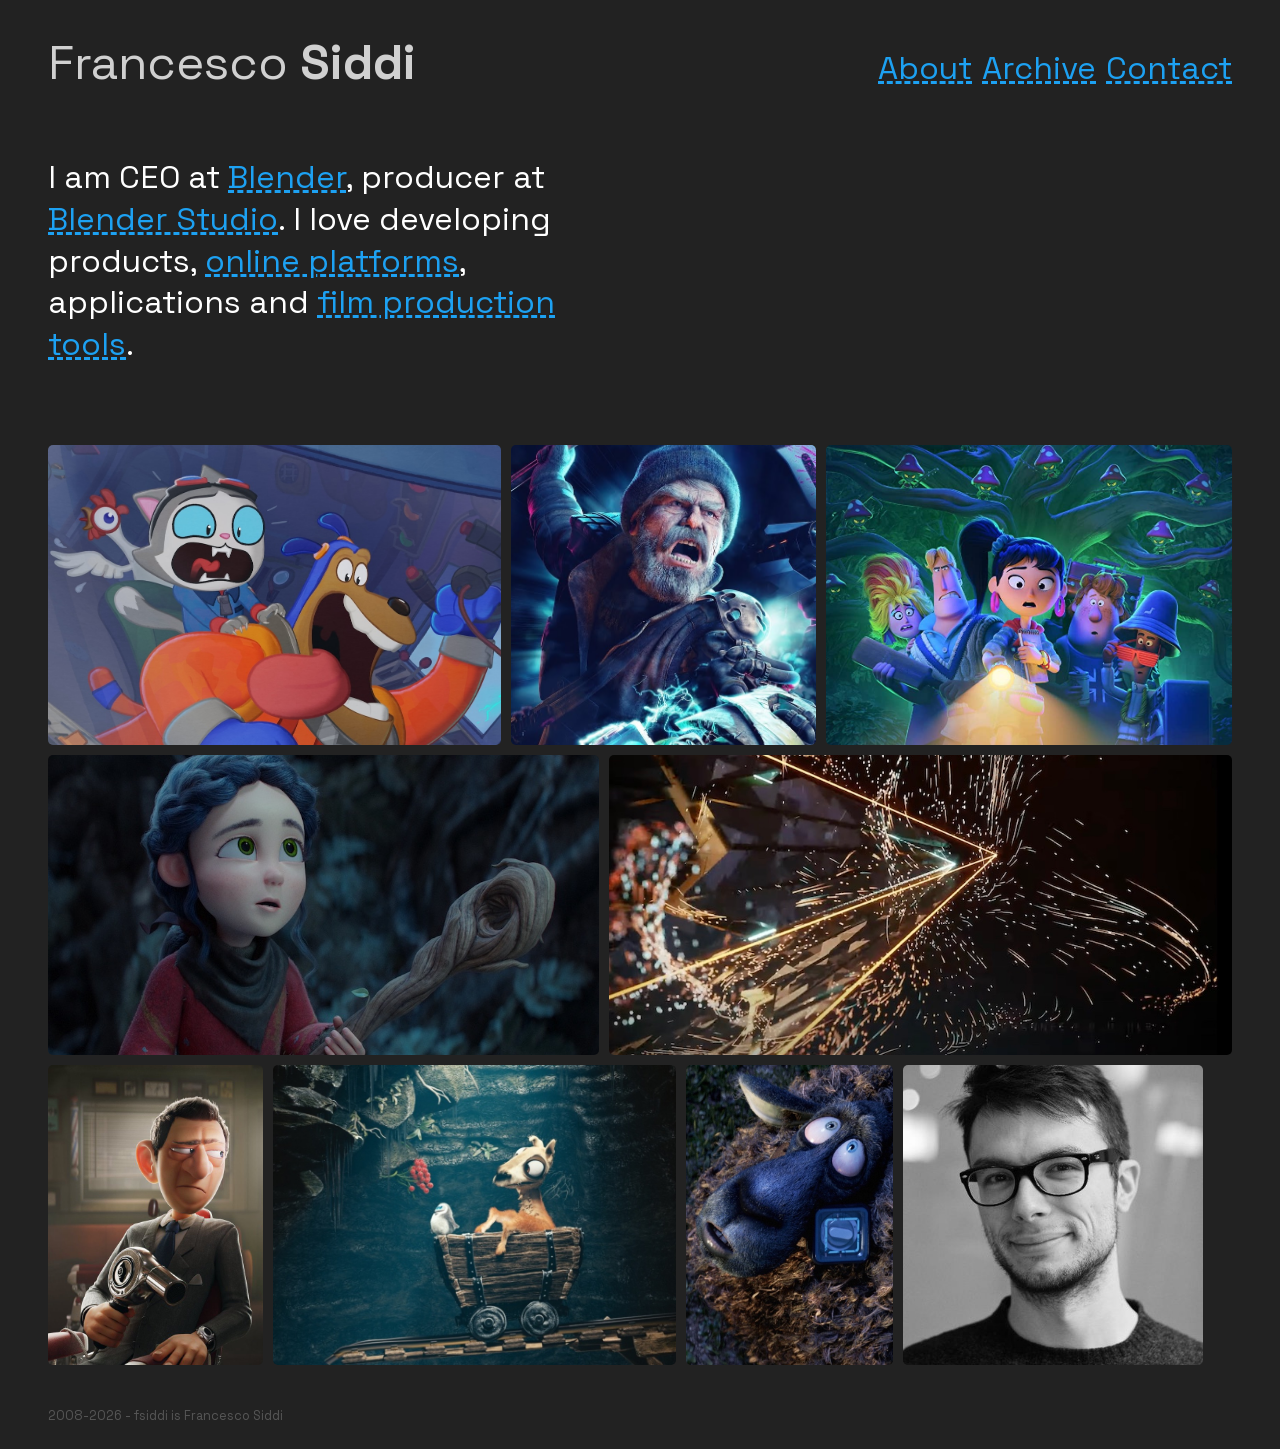
<file: index.html>
<!doctype html>
<html lang="en">
<head>
  <meta charset="utf-8">
  <meta name="viewport" content="width=device-width, initial-scale=1">
  <meta name="author" content="Francesco Siddi">
  <meta name="google-site-verification" content="i1oSXy23MFIBDPxdk85P-EGPfMb_BrmoMFtzrcQTmeg" />
  <title>Francesco Siddi</title>

  <link rel="apple-touch-icon" sizes="180x180" href="/assets/favicon/apple-touch-icon.png">
  <link rel="icon" type="image/png" sizes="32x32" href="/assets/favicon/favicon-32x32.png">
  <link rel="icon" type="image/png" sizes="16x16" href="/assets/favicon/favicon-16x16.png">
  <link rel="manifest" href="/assets/favicon/site.webmanifest">

  <link href="assets/normalize.css" rel="stylesheet">
  <link href="assets/main.css" rel="stylesheet">
</head>
<body class="flex-wrapper">

<!-- Begin page content -->
<main>
  <div class="container">
    <div class="header">
      <h1><a href="/">Francesco <strong>Siddi</strong></a></h1>
      <ul class="navigation">
        <li><a href="/about">About</a></li>
        <li><a href="/archive">Archive</a></li>
        <li><a href="/contact">Contact</a></li>
      </ul>
    </div>
    <p class="lead">I am CEO at <a href="https://www.blender.org">Blender</a>,
      producer at <a href="https://studio.blender.org">Blender Studio</a>.
      I love developing products, <a href="https://anima.to">online platforms</a>,
      applications and <a href="https://studio.blender.org/blog/introducing-watchtower/">film production tools</a>.</p>
    <ul class="image-gallery">
      <li>
        <a href="https://www.youtube.com/watch?v=u9lj-c29dxI" target="_blank">
          <img src="assets/images/2023-wing_it.jpg" alt="Wing It!" />
          <div class="overlay"><span>Wing It! (2023)</span></div>
        </a>
      </li>
      <li>
        <a href="https://www.youtube.com/watch?v=UXqq0ZvbOnk" target="_blank">
          <img src="assets/images/2022-charge.jpg" alt="Charge" />
          <div class="overlay"><span>Charge (2022)</span></div>
        </a>
      </li>
      <li>
        <a href="https://www.youtube.com/watch?v=_cMxraX_5RE" target="_blank">
          <img src="assets/images/2021-sprite_fright.jpg" alt="Sprite Fright" />
          <div class="overlay"><span>Sprite Fright (2021)</span></div>
        </a>
      </li>
      <li>
        <a href="https://www.youtube.com/watch?v=WhWc3b3KhnY" target="_blank">
          <img src="assets/images/2019-spring.jpg" alt="Spring" />
          <div class="overlay"><span>Spring (2019)</span></div>
        </a>
      </li>
      <li>
        <a href="https://www.youtube.com/watch?v=Kik4iZp5mjE" target="_blank">
          <img src="assets/images/2019-blender_28.jpg" alt="Blender 2.8" />
          <div class="overlay"><span>Blender 2.8 (2019)</span></div>
        </a>
      </li>
      <li>
        <a href="https://www.youtube.com/watch?v=mN0zPOpADL4" target="_blank">
          <img src="assets/images/2017-agent_327.jpg" alt="Agent 327" />
          <div class="overlay"><span>Agent 327 (2017)</span></div>
        </a>
      </li>
      <li>
        <a href="https://www.youtube.com/watch?v=SkVqJ1SGeL0" target="_blank">
          <img src="assets/images/2016-caminandes_3.jpg" alt="" />
          <div class="overlay"><span>Caminandes: Llamigos (2016)</span></div>
        </a>
      </li>

      <li>
        <a href="https://www.youtube.com/watch?v=Y-rmzh0PI3c" target="_blank">
          <img src="assets/images/2014-cosmos_laundromat.jpg" alt="Cosmos Laundromat" />
          <div class="overlay"><span>Cosmos Laundromat (2014)</span></div>
        </a>
      </li>

      <li>
        <a href="https://fsiddi.com/about">
          <img src="assets/images/2018-portrait.jpg" alt="Portrait" />
          <div class="overlay"><span>Myself in 2018</span></div>
        </a>
      </li>
    </ul>
  </div>
</main>

<footer>
  <div class="container">
    <span class="text-muted">2008-2026 - fsiddi is Francesco Siddi</span>
  </div>
</footer>
</body>
</html>
</file>
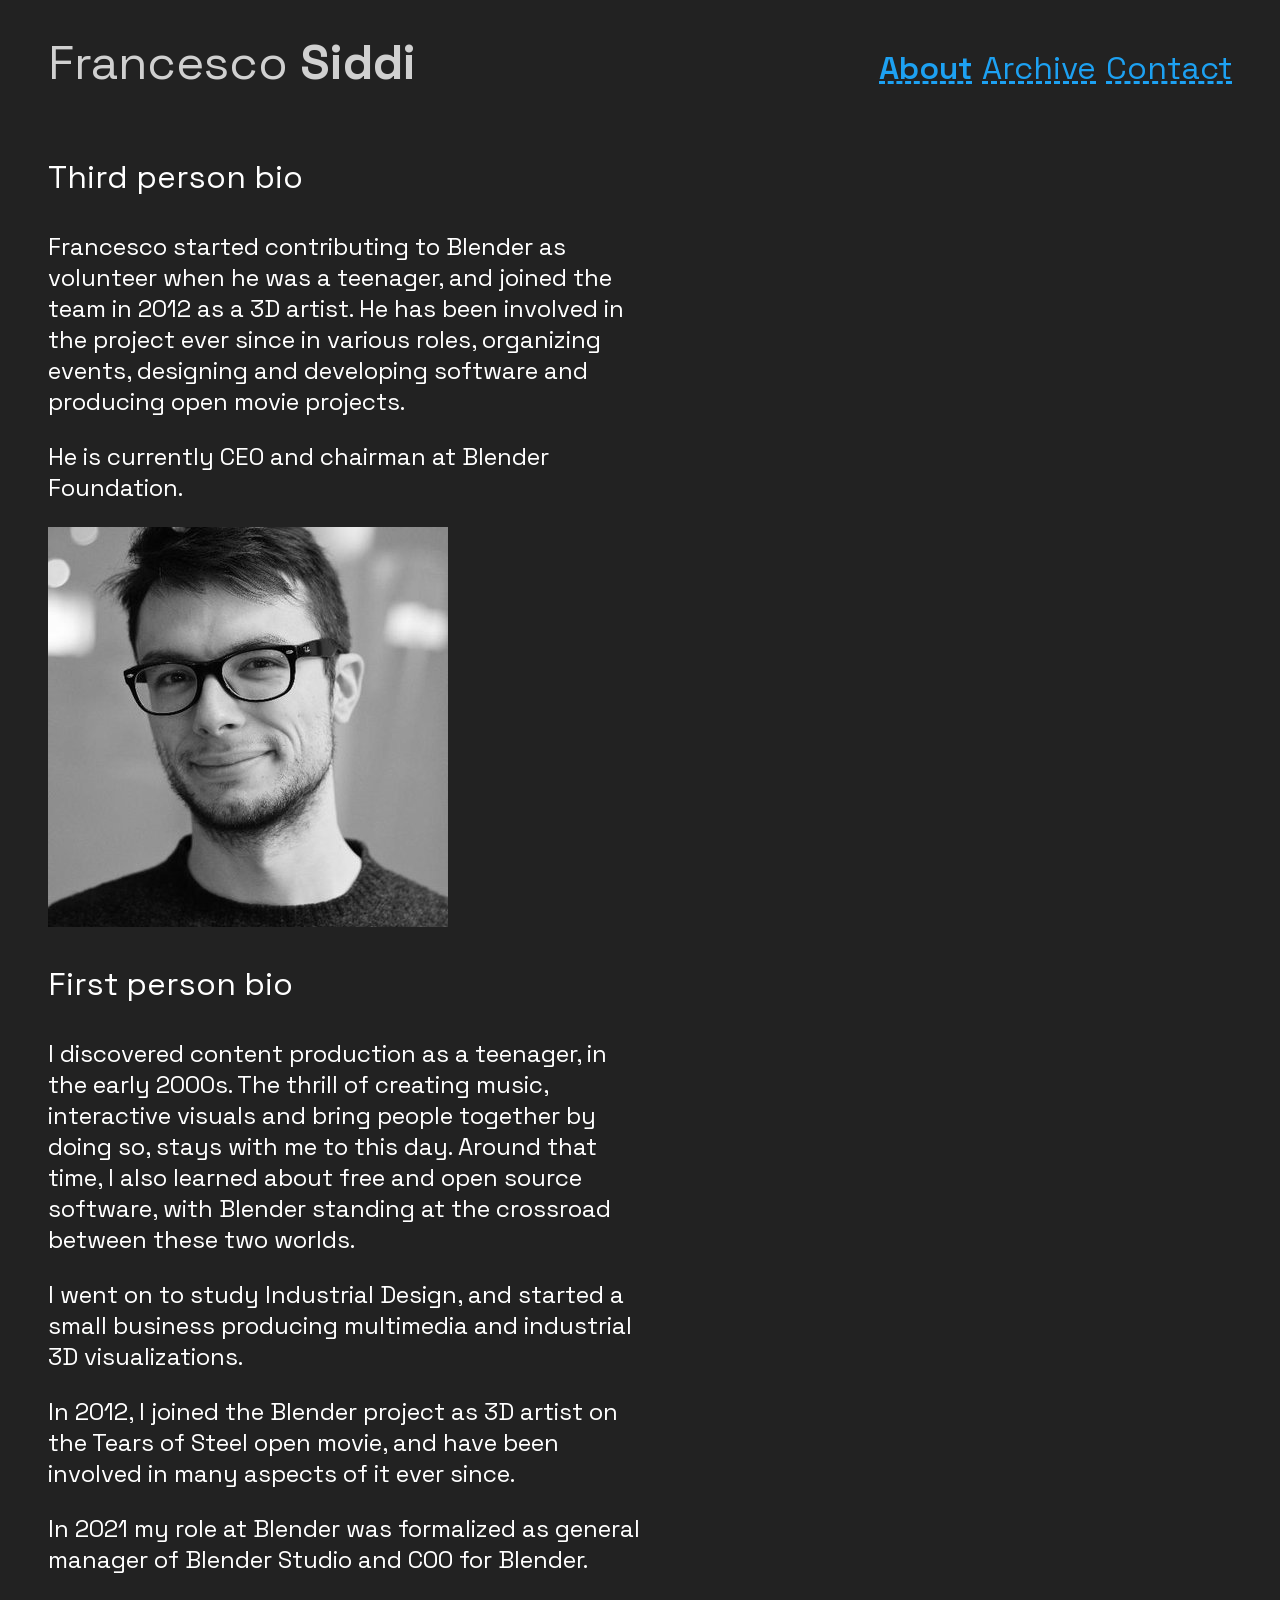
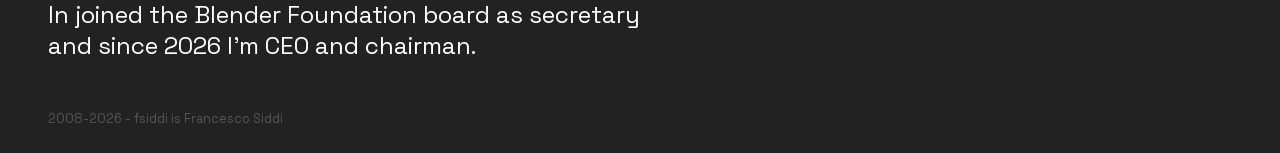
<file: about/index.html>
<!doctype html>
<html lang="en">
<head>
  <meta charset="utf-8">
  <meta name="viewport" content="width=device-width, initial-scale=1">
  <title>Francesco Siddi - About</title>
  <link rel="apple-touch-icon" sizes="180x180" href="/assets/favicon/apple-touch-icon.png">
  <link rel="icon" type="image/png" sizes="32x32" href="/assets/favicon/favicon-32x32.png">
  <link rel="icon" type="image/png" sizes="16x16" href="/assets/favicon/favicon-16x16.png">
  <link rel="manifest" href="/assets/favicon/site.webmanifest">
  <link href="../assets/normalize.css" rel="stylesheet">
  <link href="../assets/main.css" rel="stylesheet">
</head>
<body>

<!-- Begin page content -->
<div class="flex-wrapper">
  <main>
    <div class="container">
      <div class="header">
        <h1><a href="/">Francesco <strong>Siddi</strong></a></h1>
        <ul class="navigation">
          <li class="active"><a href="/about">About</a></li>
          <li><a href="/archive">Archive</a></li>
          <li><a href="/contact">Contact</a></li>
        </ul>
      </div>
      <p class="lead">Third person bio</p>
      <p>Francesco started contributing to Blender as volunteer when he was a teenager, and joined the team in 2012 as
      a 3D artist. He has been involved in the project ever since in various roles, organizing events, designing and
      developing software and producing open movie projects.</p>
      <p>He is currently CEO and chairman at Blender Foundation.</p>
      <img src="/assets/images/2018-portrait.jpg" alt="Portrait" />
      <p class="lead">First person bio</p>
      <p>I discovered content production as a teenager, in the early 2000s.
        The thrill of creating music, interactive visuals and bring people together by doing so, stays with me to this day.
        Around that time, I also learned about free and open source software, with Blender standing at the crossroad between these two worlds.</p>
      <p>I went on to study Industrial Design, and started a small business producing multimedia and industrial 3D visualizations.</p>
      <p>In 2012, I joined the Blender project as 3D artist on the Tears of Steel open movie, and have been involved in many aspects of it ever since.</p>
      <p>In 2021 my role at Blender was formalized as general manager of Blender Studio and COO for Blender.</p>
      <p>In joined the Blender Foundation board as secretary and since 2026 I'm CEO and chairman.</p>
    </div>
  </main>

  <footer>
    <div class="container">
      <span class="text-muted">2008-2026 - fsiddi is Francesco Siddi</span>
    </div>
  </footer>
</div>
</body>
</html>
</file>
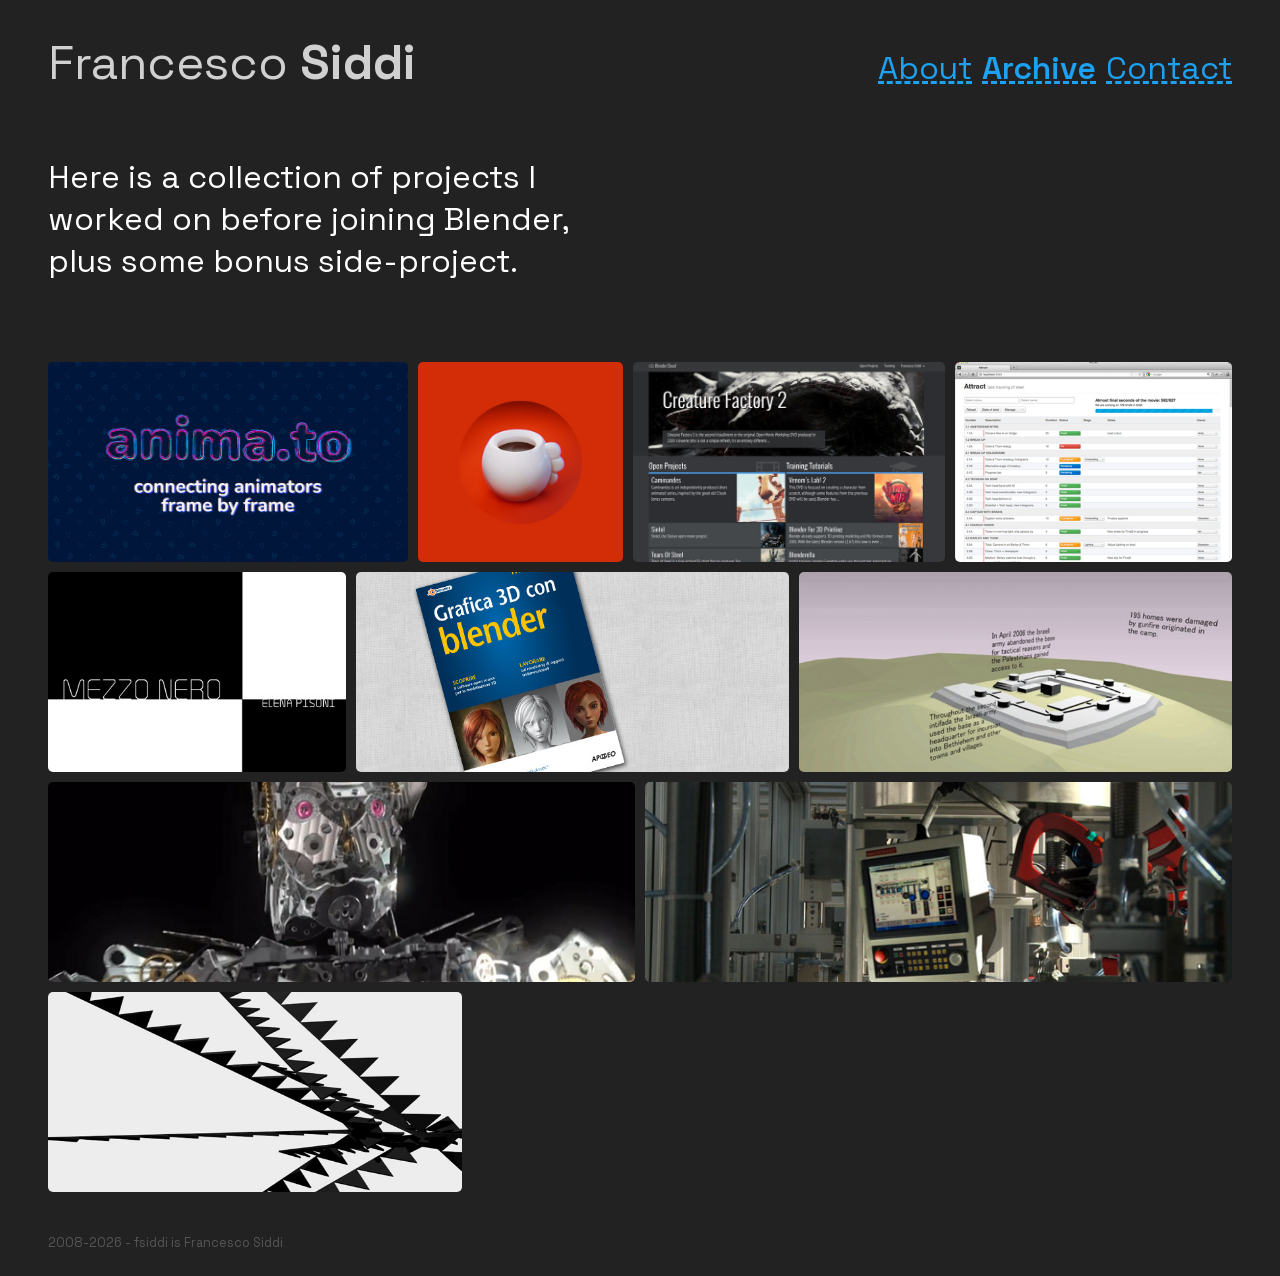
<file: archive/index.html>
<!doctype html>
<html lang="en">
<head>
  <meta charset="utf-8">
  <meta name="viewport" content="width=device-width, initial-scale=1">
  <title>Francesco Siddi - Archive</title>
  <link rel="apple-touch-icon" sizes="180x180" href="/assets/favicon/apple-touch-icon.png">
  <link rel="icon" type="image/png" sizes="32x32" href="/assets/favicon/favicon-32x32.png">
  <link rel="icon" type="image/png" sizes="16x16" href="/assets/favicon/favicon-16x16.png">
  <link rel="manifest" href="/assets/favicon/site.webmanifest">
  <link href="../assets/normalize.css" rel="stylesheet">
  <link href="../assets/main.css" rel="stylesheet">
</head>
<body class="flex-wrapper">

<!-- Begin page content -->
<main>
  <div class="container">
    <div class="header">
      <h1><a href="/">Francesco <strong>Siddi</strong></a></h1>
      <ul class="navigation">
        <li><a href="/about">About</a></li>
        <li class="active"><a href="/archive">Archive</a></li>
        <li><a href="/contact">Contact</a></li>
      </ul>
    </div>
    <p class="lead">Here is a collection of projects I worked on before joining Blender, plus some bonus side-project.</p>
    <ul class="image-gallery archive">
      <li>
        <a href="https://anima.to" target="_blank">
          <img src="../assets/images/2022-animato.jpg" alt="Animato" />
          <div class="overlay"><span>Animato (2022)</span></div>
        </a>
      </li>
      <li>
        <a href="https://blender.community" target="_blank">
          <img src="../assets/images/2020-community.jpg" alt="Blender Community" />
          <div class="overlay"><span>Blender Community Platform (2015)</span></div>
        </a>
      </li>
      <li>
        <a href="https://studio.blender.org" target="_blank">
          <img src="../assets/images/2016-blender_cloud.jpg" alt="Blender Cloud" />
          <div class="overlay"><span>Blender Cloud (2016)</span></div>
        </a>
      </li>
      <li>
        <img src="../assets/images/2012-attract.jpg" alt="Attract" />
        <div class="overlay"><span>Attract (2012)</span></div>
      </li>
      <li>
        <img src="../assets/images/2010-mezzo_nero.jpg" alt="Mezzo Nero" />
        <div class="overlay"><span>Mezzo Nero (2010)</span></div>
      </li>
      <li>
        <img src="../assets/images/2010-grafica_3d.jpg" alt="Grafica 3D con Blender" />
        <div class="overlay"><span>Italian Blender Manual (2010)</span></div>
      </li>
      <li>
        <img src="../assets/images/2010-future_archaeology.jpg" alt="Future Archaeology" />
        <div class="overlay"><span>Future Archaeology (2010)</span></div>
      </li>
      <li>
        <img src="../assets/images/2009-gphg.jpg" alt="GPHG" />
        <div class="overlay"><span>GPHG (2009)</span></div>
      </li>
      <li>
        <img src="../assets/images/2009-humard.jpg" alt="Humard" />
        <div class="overlay"><span>Project Humard (2009)</span></div>
      </li>
      <li>
        <img src="../assets/images/2008-anipattern.jpg" alt="Anipattern" />
        <div class="overlay"><span>Anipattern 2008</span></div>
      </li>

    </ul>
  </div>
</main>

<footer>
  <div class="container">
    <span class="text-muted">2008-2026 - fsiddi is Francesco Siddi</span>
  </div>
</footer>
</body>
</html>
</file>
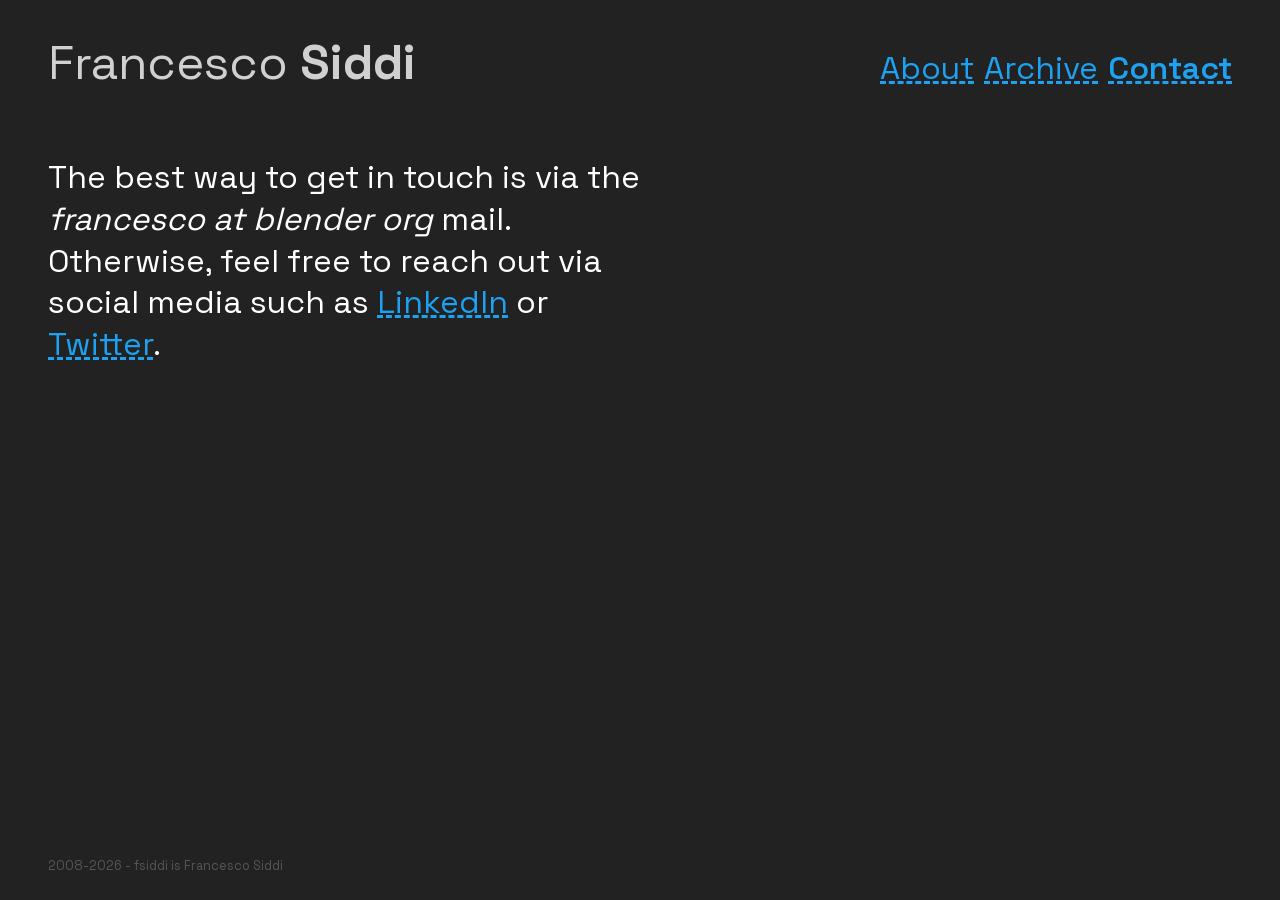
<file: contact/index.html>
<!doctype html>
<html lang="en">
<head>
  <meta charset="utf-8">
  <meta name="viewport" content="width=device-width, initial-scale=1">
  <title>Francesco Siddi - Contact</title>
  <link rel="apple-touch-icon" sizes="180x180" href="/assets/favicon/apple-touch-icon.png">
  <link rel="icon" type="image/png" sizes="32x32" href="/assets/favicon/favicon-32x32.png">
  <link rel="icon" type="image/png" sizes="16x16" href="/assets/favicon/favicon-16x16.png">
  <link rel="manifest" href="/assets/favicon/site.webmanifest">
  <link href="../assets/normalize.css" rel="stylesheet">
  <link href="../assets/main.css" rel="stylesheet">
</head>
<body>

<!-- Begin page content -->
<div class="flex-wrapper">
  <main>
    <div class="container">
      <div class="header">
        <h1><a href="/">Francesco <strong>Siddi</strong></a></h1>
        <ul class="navigation">
          <li><a href="/about">About</a></li>
          <li><a href="/archive">Archive</a></li>
          <li class="active"><a href="/contact">Contact</a></li>
        </ul>
      </div>
      <p class="lead">The best way to get in touch is via the <em>francesco at blender org</em> mail.
        Otherwise, feel free to reach out via social media such as
        <a href="https://linkedin.com/in/fsiddi" target="_blank">LinkedIn</a> or
        <a href="https://twitter.com/fsiddi" target="_blank">Twitter</a>.</p>

    </div>
  </main>

  <footer>
    <div class="container">
      <span class="text-muted">2008-2026 - fsiddi is Francesco Siddi</span>
    </div>
  </footer>
</div>
</body>
</html>
</file>
<file: assets/main.css>
/* latin-ext */
@font-face {
  font-family: 'Space Grotesk';
  font-style: normal;
  font-weight: 300 700;
  font-display: swap;
  src: url(fonts/space-grotesk-latin-ext.woff2) format('woff2');
  unicode-range: U+0100-02BA, U+02BD-02C5, U+02C7-02CC, U+02CE-02D7, U+02DD-02FF, U+0304, U+0308, U+0329, U+1D00-1DBF, U+1E00-1E9F, U+1EF2-1EFF, U+2020, U+20A0-20AB, U+20AD-20C4, U+2113, U+2C60-2C7F, U+A720-A7FF;
}

/* latin */
@font-face {
  font-family: 'Space Grotesk';
  font-style: normal;
  font-weight: 300 700;
  font-display: swap;
  src: url(fonts/space-grotesk-latin.woff2) format('woff2');
  unicode-range: U+0000-00FF, U+0131, U+0152-0153, U+02BB-02BC, U+02C6, U+02DA, U+02DC, U+0304, U+0308, U+0329, U+2000-206F, U+20AC, U+2122, U+2191, U+2193, U+2212, U+2215, U+FEFF, U+FFFD;
}

body {
  background-color: #222222;
  color: #FFFFFF;
  font-family: 'Space Grotesk', sans-serif;
  padding: 0 3em;
  line-height: normal;
}

@media only screen and (max-width: 600px) {
  body {
    padding: .5em 1em;
  }
}

.flex-wrapper {
  display: flex;
  min-height: 100vh;
  flex-direction: column;
  justify-content: space-between;
}

h1 {
  font-weight: normal;
  font-size: 3em;
}

h1 em {
  font-weight: 300;
}

h1 a {
  color: #d0d0d0;
  text-decoration: none;
}

h1 a:hover {
  color: #FFFFFF;
}

a {
  color: #1da1f2;
  text-decoration-style: dashed;
}

a:hover {
  color: #43adf6;
  text-decoration-style: dashed;
}

.header {
  display: flex;
  justify-content: space-between;
  align-items: baseline;
}

@media only screen and (max-width: 1200px) {
  .header {
    display: block;
  }
}

.navigation {
  list-style: none;
  padding-inline-start: 0;
  display: flex;
  justify-content: flex-start;
  gap: 10px;
}

.navigation li {
  display: inline;
  font-size: 2em;
}

.navigation li.active {
  font-weight: 600;
}

main p {
  max-width: 50%;
}

@media only screen and (max-width: 1200px) {
  main p {
    max-width: 100%;
  }
}

main p.lead {
  font-size: 2em;
  line-height: 1.3em;
}

main p {
  font-size: 1.5em;
}

.image-gallery {
  display: flex;
  flex-wrap: wrap;
  justify-content: center;
  gap: 10px;
  list-style: none;
  padding-inline-start: 0;
  margin-block-start: 5em;
}

.image-gallery > li {
  flex: 1 1 auto; /* or flex: auto; */
  flex-grow: 1;
  height: 300px;
  cursor: pointer;
  position: relative;
}

.image-gallery.archive > li {
  height: 200px;
}

.image-gallery li img {
  object-fit: cover;
  width: 100%;
  height: 100%;
  vertical-align: middle;
  border-radius: 5px;
}

.image-gallery::after {
  content: "";
  flex-grow: 999;
}

.overlay {
  position: absolute;
  width: 100%;
  height: 100%;
  top: 0;
  left: 0;
  border-radius: 5px;


}

.overlay span {
  color: #fff;
  position: absolute;
  bottom: .5em;
  left: 1em;
  background-color: rgba(54, 54, 54, 0.5);
  opacity: 0;
  transition: opacity 0.3s;
  padding: 0.3em;
  border-radius: 4px;
}


/* hover */
.image-gallery li:hover .overlay span {
  opacity: 1;
}

@media only screen and (max-width: 400px) {
  .image-gallery .overlay span {
    opacity: 1;
  }
}

footer {
  padding: 2em 0;
  color: #565656;
  font-size: 0.8em;
}
</file>
